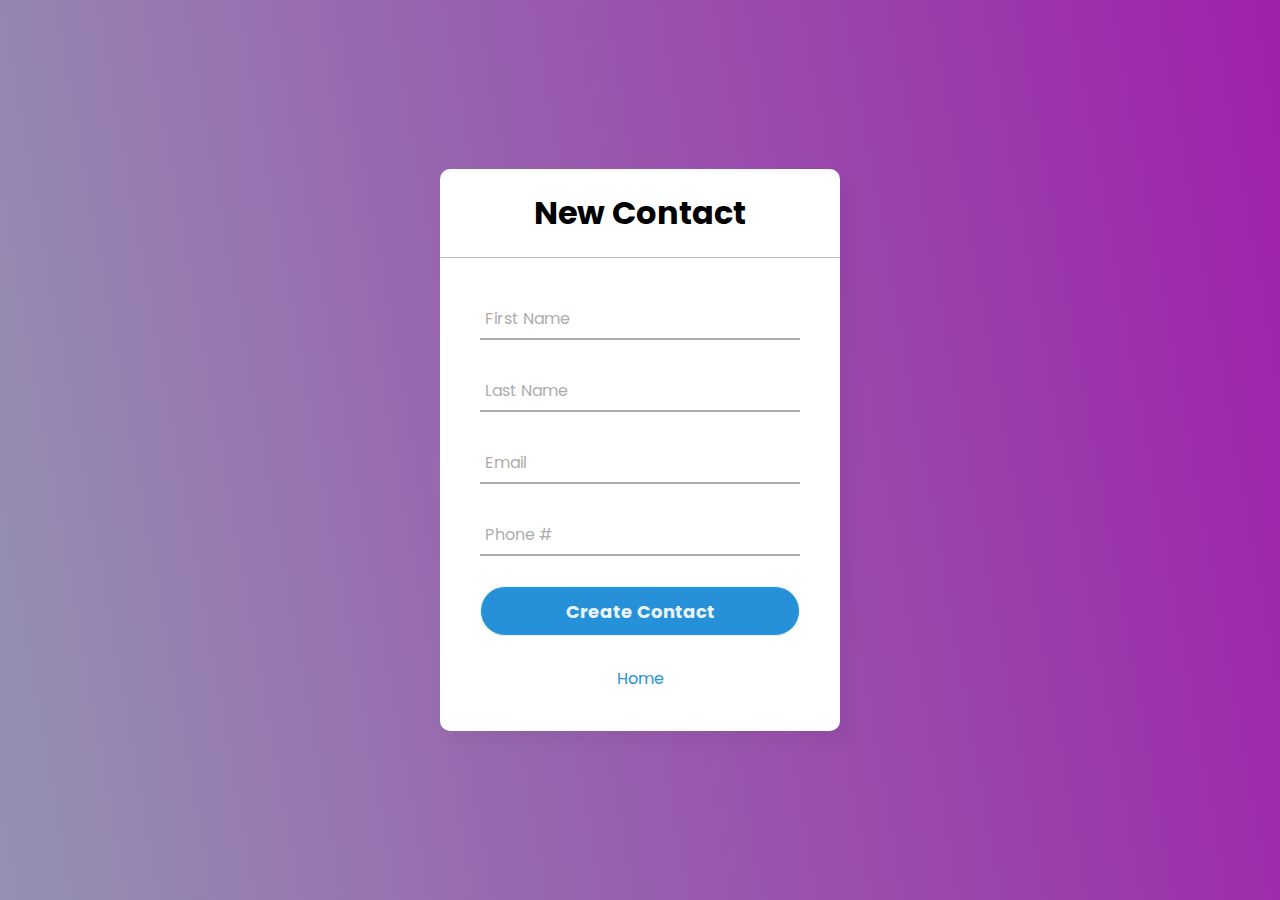
<file: addContact.html>
<!DOCTYPE html>
<html lang="en" dir="ltr">
    <head>
        <meta charset="utf-8">
        <input type="hidden" id="userName">
        <title>Add Contact!</title>
        <link rel="stylesheet" href="css/addContact.css">
    </head>
    <body>
        <div class="center">
            <h1>New Contact</h1>
            <form method="post">
            <div class="txt_field">
                <input id = "firstName" type="text" required>
                <span></span>
                <label>First Name</label>
            </div>
            <div class="txt_field">
                <input id = "lastName" type="text" required>
                <span></span>
                <label>Last Name</label>
            </div>
            <div class="txt_field">
                <input id = "email" type="text" required>
                <span></span>
                <label>Email</label>
            </div>
            <div class="txt_field">
                <input id = "phone" type="text" required>
                <span></span>
                <label>Phone #</label>
            </div>
                <input id="contactAddResult" type="submit" value="Create Contact" 
                        onclick="doAddContact()"> 
                <div class="login_link">
                    <a href="displayContacts.html">Home</a>
                </div>
            </form>
        </div>
    </body>
    <script
	src="https://code.jquery.com/jquery-3.2.1.slim.min.js"
	integrity="sha384-KJ3o2DKtIkvYIK3UENzmM7KCkRr/rE9/Qpg6aAZGJwFDMVNA/GpGFF93hXpG5KkN"
	crossorigin="anonymous"
	></script>
	<script
		src="https://cdn.jsdelivr.net/npm/popper.js@1.12.9/dist/umd/popper.min.js"
		integrity="sha384-ApNbgh9B+Y1QKtv3Rn7W3mgPxhU9K/ScQsAP7hUibX39j7fakFPskvXusvfa0b4Q"
		crossorigin="anonymous"
	></script>
	<script
		src="https://cdn.jsdelivr.net/npm/bootstrap@4.0.0/dist/js/bootstrap.min.js"
		integrity="sha384-JZR6Spejh4U02d8jOt6vLEHfe/JQGiRRSQQxSfFWpi1MquVdAyjUar5+76PVCmYl"
		crossorigin="anonymous"
	></script>
	<script src="js/code.js"></script>
</html>
</file>
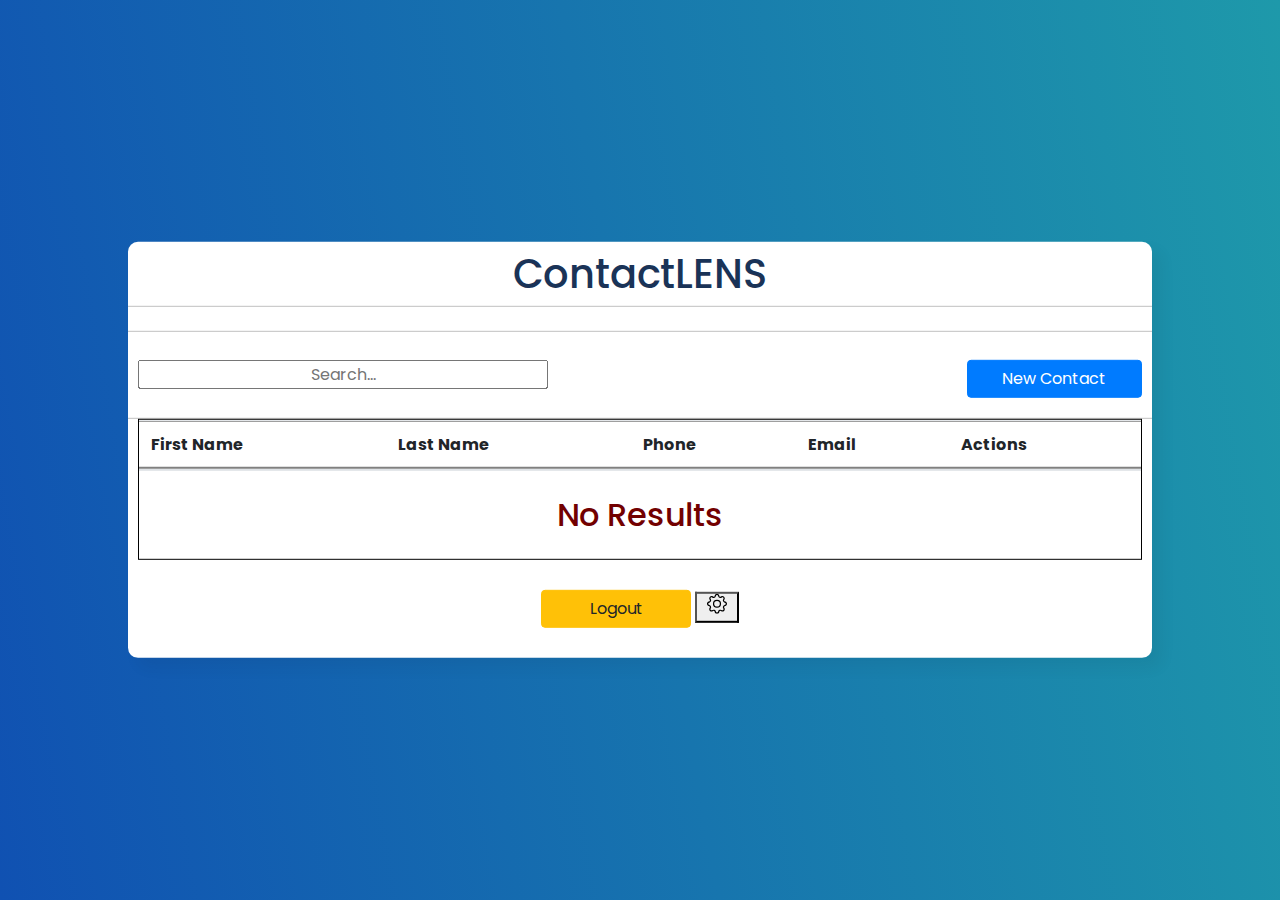
<file: displayContacts.html>
<!DOCTYPE html>
<html lang="en" dir="ltr">
	<head>
		<meta charset="utf-8" />
		<title>Search contacts</title>

		<link
			rel="stylesheet"
			href="https://cdn.jsdelivr.net/npm/bootstrap@4.0.0/dist/css/bootstrap.min.css"
			integrity="sha384-Gn5384xqQ1aoWXA+058RXPxPg6fy4IWvTNh0E263XmFcJlSAwiGgFAW/dAiS6JXm"
			crossorigin="anonymous"
		/>
		<link rel="stylesheet" href="css/displayContacts.css" />
	</head>
	<body onload="displayContacts()">
		<div id="pageContainer">
			<div class="center">
				<h1>ContactLENS</h1>
				<h3 id="userName"></h3>
				<div class="searchSection">
					<input
						id="search"
						type="text"
						placeholder="Search..."
						onkeyup="displayContacts()"
					/>
					<button
						id="addContactButton"
						class="btn btn-primary"
						type="button"
						onclick="window.location.href='addContact.html';"
					>
						New Contact
					</button>
				</div>
				<div id="tableCenter">
					<div id="table-wrapper">
						<div id="table-scroll">
							<table class="table">
								<thead>
									<tr>
										<th scope="col">First Name</th>
										<th scope="col">Last Name</th>
										<th scope="col">Phone</th>
										<th scope="col">Email</th>
										<th scope="col">Actions</th>
										<th scope="col" style="display: none">
											ID
										</th>
									</tr>
								</thead>
								<tbody></tbody>
							</table>
							<h2 id="noContactsMsg">No Results</h2>
						</div>
					</div>
				</div>

				<div id="linkContainer">
					<a
						class="btn btn-warning"
						id="homeLink"
						href="login.html"
						onclick="doLogout()"
					>
						<span class="glyphicon glyphicon-ok"></span>Logout</a
					>
                    <button id="accSettingsBtn" onclick="showModal()">
                        <svg xmlns="http://www.w3.org/2000/svg" width="40" height="20" fill="currentColor" class="bi bi-gear" viewBox="0 0 16 16">
                            <path d="M8 4.754a3.246 3.246 0 1 0 0 6.492 3.246 3.246 0 0 0 0-6.492zM5.754 8a2.246 2.246 0 1 1 4.492 0 2.246 2.246 0 0 1-4.492 0z"/>
                            <path d="M9.796 1.343c-.527-1.79-3.065-1.79-3.592 0l-.094.319a.873.873 0 0 1-1.255.52l-.292-.16c-1.64-.892-3.433.902-2.54 2.541l.159.292a.873.873 0 0 1-.52 1.255l-.319.094c-1.79.527-1.79 3.065 0 3.592l.319.094a.873.873 0 0 1 .52 1.255l-.16.292c-.892 1.64.901 3.434 2.541 2.54l.292-.159a.873.873 0 0 1 1.255.52l.094.319c.527 1.79 3.065 1.79 3.592 0l.094-.319a.873.873 0 0 1 1.255-.52l.292.16c1.64.893 3.434-.902 2.54-2.541l-.159-.292a.873.873 0 0 1 .52-1.255l.319-.094c1.79-.527 1.79-3.065 0-3.592l-.319-.094a.873.873 0 0 1-.52-1.255l.16-.292c.893-1.64-.902-3.433-2.541-2.54l-.292.159a.873.873 0 0 1-1.255-.52l-.094-.319zm-2.633.283c.246-.835 1.428-.835 1.674 0l.094.319a1.873 1.873 0 0 0 2.693 1.115l.291-.16c.764-.415 1.6.42 1.184 1.185l-.159.292a1.873 1.873 0 0 0 1.116 2.692l.318.094c.835.246.835 1.428 0 1.674l-.319.094a1.873 1.873 0 0 0-1.115 2.693l.16.291c.415.764-.42 1.6-1.185 1.184l-.291-.159a1.873 1.873 0 0 0-2.693 1.116l-.094.318c-.246.835-1.428.835-1.674 0l-.094-.319a1.873 1.873 0 0 0-2.692-1.115l-.292.16c-.764.415-1.6-.42-1.184-1.185l.159-.291A1.873 1.873 0 0 0 1.945 8.93l-.319-.094c-.835-.246-.835-1.428 0-1.674l.319-.094A1.873 1.873 0 0 0 3.06 4.377l-.16-.292c-.415-.764.42-1.6 1.185-1.184l.292.159a1.873 1.873 0 0 0 2.692-1.115l.094-.319z"/>
                        </svg>             
                    </button>
                        <div id="accModal" class="modal">
                            <div class="modal-content">
                                <span class="close" onclick="hideModal()">&times;</span>
                                <button id="updateAcc" onclick="location.href='updateAcc.html';" class="modalButton">Edit Account Info</button>
                                <button id ="deleteAcc" class="modalButton" onclick="doDeleteUser()">Delete Account</button>
                            </div>
                        </div>
				</div>
			</div>

			<div id="dummy-for-copying">
				<div id="action-btn-container">
					<button
						type="button"
						class="btn btn-primary actionbtn editbtn"
					>
						<svg
							width="24"
							height="24"
							xmlns="http://www.w3.org/2000/svg"
							fill-rule="evenodd"
							clip-rule="evenodd"
						>
							<path
								d="M8.071 21.586l-7.071 1.414 1.414-7.071 14.929-14.929 5.657 5.657-14.929 14.929zm-.493-.921l-4.243-4.243-1.06 5.303 5.303-1.06zm9.765-18.251l-13.3 13.301 4.242 4.242 13.301-13.3-4.243-4.243z"
							/>
						</svg>
					</button>
					<button
						type="button"
						class="btn btn-danger actionbtn deletebtn"
					>
						<svg
							xmlns="http://www.w3.org/2000/svg"
							width="24"
							height="24"
							viewBox="0 0 24 24"
						>
							<path
								d="M3 6v18h18v-18h-18zm5 14c0 .552-.448 1-1 1s-1-.448-1-1v-10c0-.552.448-1 1-1s1 .448 1 1v10zm5 0c0 .552-.448 1-1 1s-1-.448-1-1v-10c0-.552.448-1 1-1s1 .448 1 1v10zm5 0c0 .552-.448 1-1 1s-1-.448-1-1v-10c0-.552.448-1 1-1s1 .448 1 1v10zm4-18v2h-20v-2h5.711c.9 0 1.631-1.099 1.631-2h5.315c0 .901.73 2 1.631 2h5.712z"
							/>
						</svg>
					</button>
					<button
						type="button"
						class="btn btn-success actionbtn savebtn"
					>
						<svg
							xmlns="http://www.w3.org/2000/svg"
							width="24"
							height="24"
							viewBox="0 0 24 24"
						>
							<path
								d="M9 22l-10-10.598 2.798-2.859 7.149 7.473 13.144-14.016 2.909 2.806z"
								fill="white"
							/>
						</svg>
					</button>
				</div>
			</div>
		</div>
	</body>

	<script
		src="https://code.jquery.com/jquery-3.2.1.slim.min.js"
		integrity="sha384-KJ3o2DKtIkvYIK3UENzmM7KCkRr/rE9/Qpg6aAZGJwFDMVNA/GpGFF93hXpG5KkN"
		crossorigin="anonymous"
	></script>
	<script
		src="https://cdn.jsdelivr.net/npm/popper.js@1.12.9/dist/umd/popper.min.js"
		integrity="sha384-ApNbgh9B+Y1QKtv3Rn7W3mgPxhU9K/ScQsAP7hUibX39j7fakFPskvXusvfa0b4Q"
		crossorigin="anonymous"
	></script>
	<script
		src="https://cdn.jsdelivr.net/npm/bootstrap@4.0.0/dist/js/bootstrap.min.js"
		integrity="sha384-JZR6Spejh4U02d8jOt6vLEHfe/JQGiRRSQQxSfFWpi1MquVdAyjUar5+76PVCmYl"
		crossorigin="anonymous"
	></script>
	<script src="js/code.js"></script>
</html>
</file>
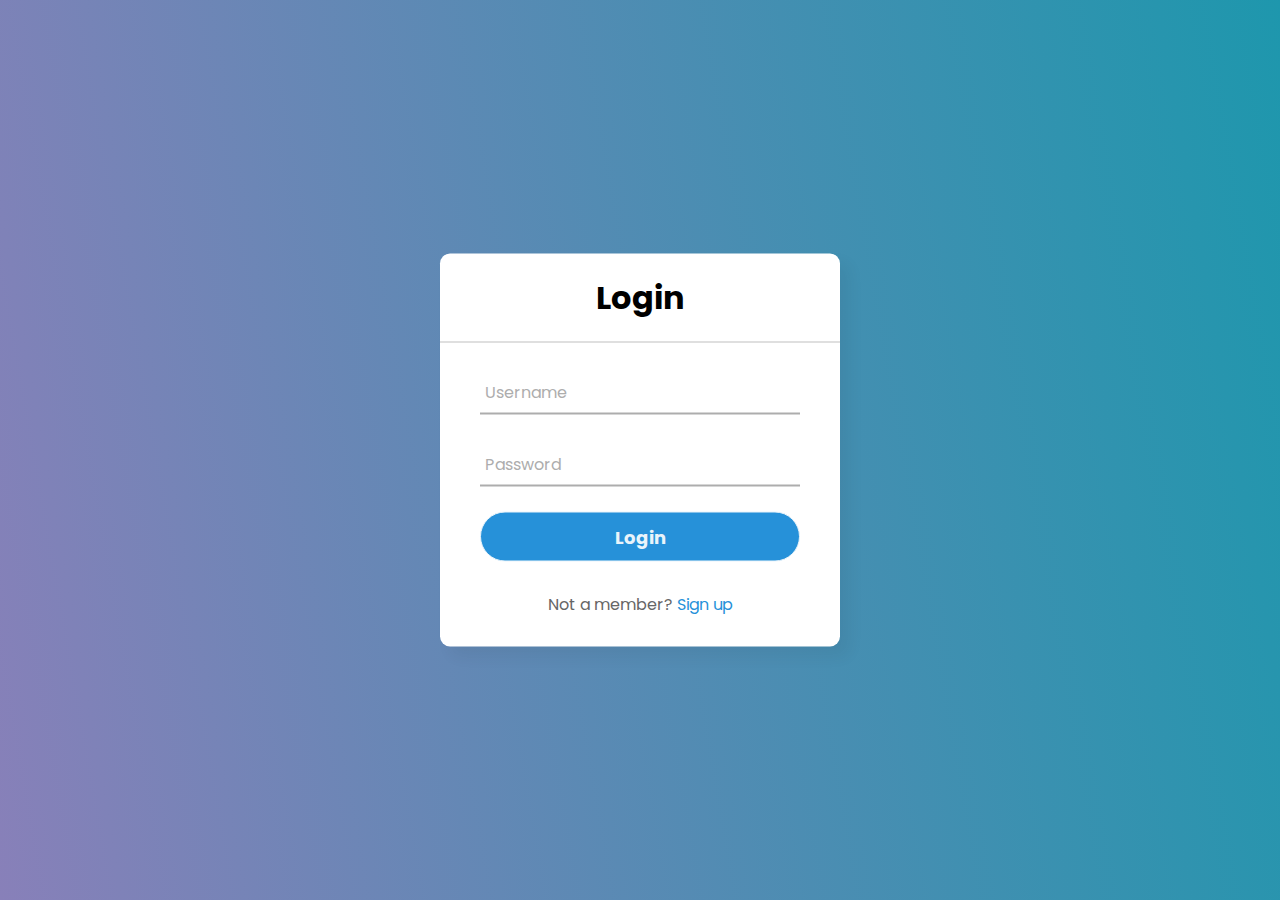
<file: login.html>
<!DOCTYPE html>
<html lang="en" dir="ltr">
	<head>
		<meta charset="utf-8" />
		<title>Welcome back!</title>
		<link rel="stylesheet" href="css/login.css" />
	</head>
	<body>
		<div class="center">
			<h1>Login</h1>
			<form id="loginForm" method="post">
				<div class="txt_field">
					<input id="loginName" type="text" required />
					<span></span>
					<label>Username</label>
				</div>
				<div class="txt_field">
					<input id="loginPassword" type="password" required />
					<span></span>
					<label>Password</label>
				</div>
				<div id="loginMessage" class="pass"></div>
				<input
					id="loginResult"
					type="submit"
					value="Login"
					onclick="doLogin(event)"
				/>
				<div class="signup_link">
					Not a member? <a href="signup.html">Sign up</a>
				</div>
			</form>
		</div>
	</body>

	<script
		src="https://code.jquery.com/jquery-3.2.1.slim.min.js"
		integrity="sha384-KJ3o2DKtIkvYIK3UENzmM7KCkRr/rE9/Qpg6aAZGJwFDMVNA/GpGFF93hXpG5KkN"
		crossorigin="anonymous"
	></script>
	<script
		src="https://cdn.jsdelivr.net/npm/popper.js@1.12.9/dist/umd/popper.min.js"
		integrity="sha384-ApNbgh9B+Y1QKtv3Rn7W3mgPxhU9K/ScQsAP7hUibX39j7fakFPskvXusvfa0b4Q"
		crossorigin="anonymous"
	></script>
	<script
		src="https://cdn.jsdelivr.net/npm/bootstrap@4.0.0/dist/js/bootstrap.min.js"
		integrity="sha384-JZR6Spejh4U02d8jOt6vLEHfe/JQGiRRSQQxSfFWpi1MquVdAyjUar5+76PVCmYl"
		crossorigin="anonymous"
	></script>
	<script src="js/code.js"></script>
</html>
</file>
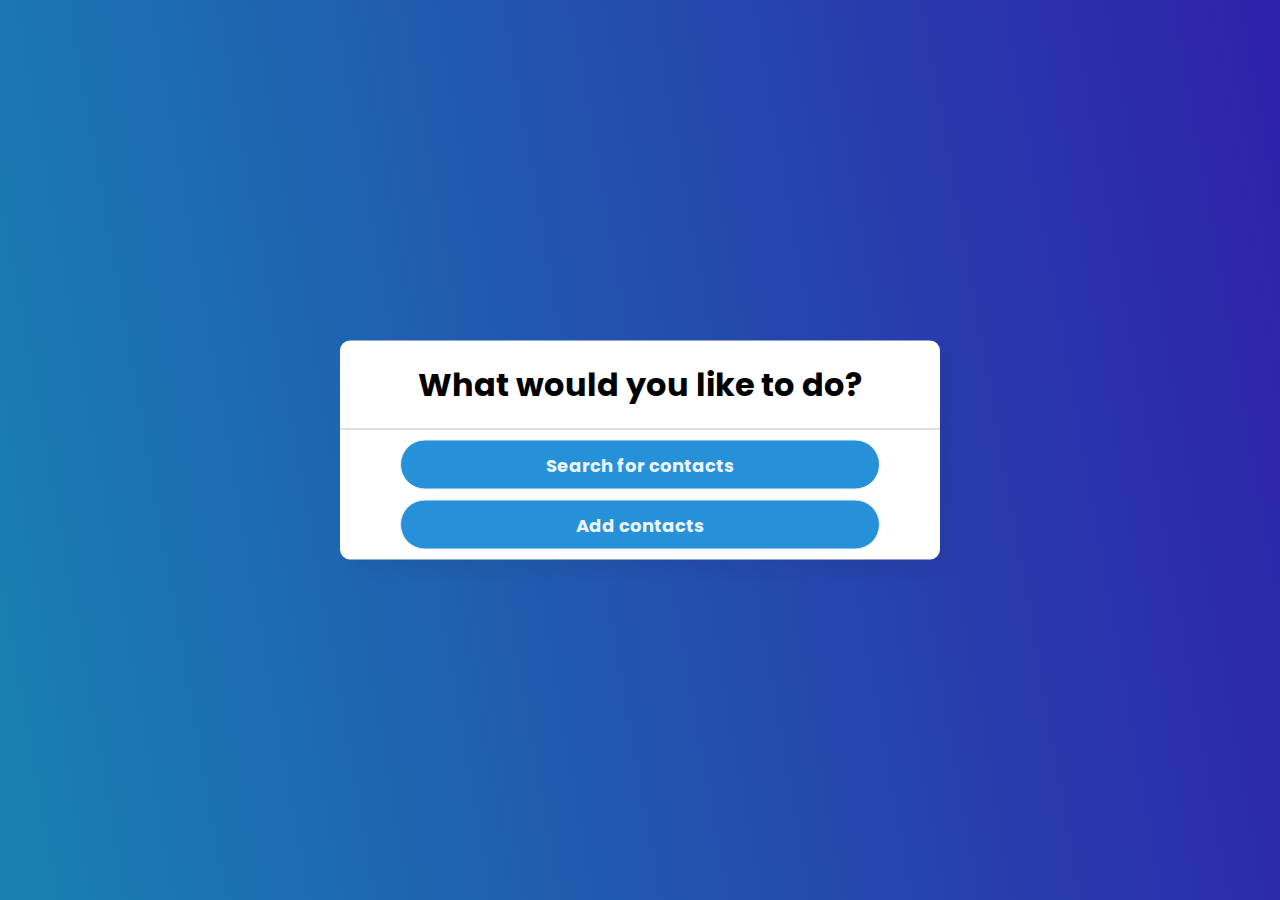
<file: mainPage.html>
<!DOCTYPE html>
<html lang="en" dir="ltr">
    <head>
        <meta charset="utf-8">
        <title>Welcome Back!</title>
        <link rel="stylesheet" href="css/mainPage.css">
    </head>
    <body>
        <div class="center">
            <h1>What would you like to do?</h1>
            <button onclick="window.location.href='displayContacts.html';">Search for contacts</button>
            <button onclick="window.location.href='addContact.html';">Add contacts</button>
        </div>
    </body>

</html>
</file>
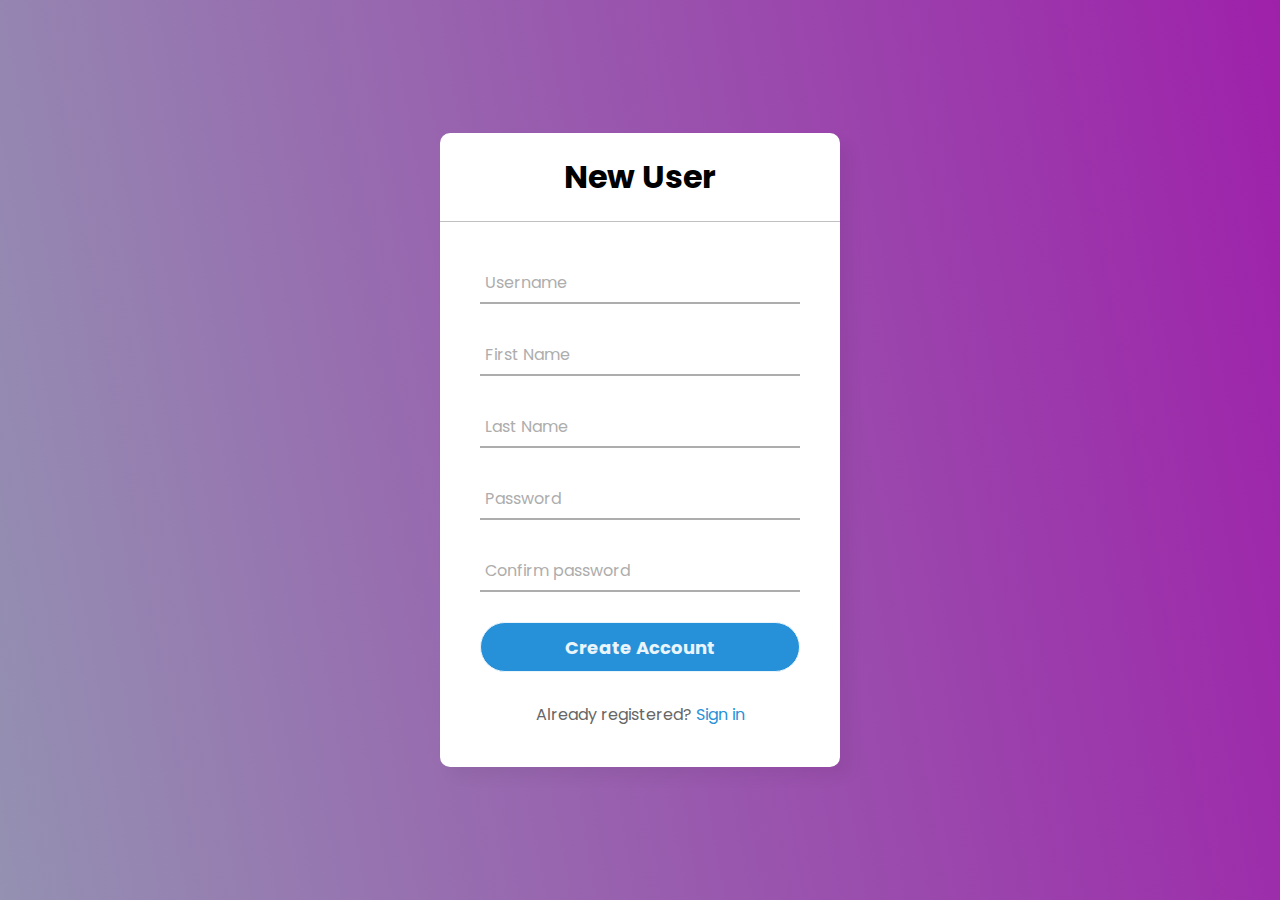
<file: signup.html>
<!DOCTYPE html>
<html lang="en" dir="ltr">
	<head>
		<meta charset="utf-8" />
		<title>Welcome!</title>
		<link rel="stylesheet" href="css/signup.css" />
	</head>
	<body>
		<div class="center">
			<h1>New User</h1>
			<form id="registerForm" method="post">
				<div class="txt_field">
					<input id="loginName" type="text" required />
					<span></span>
					<label>Username</label>
				</div>
				<div class="txt_field">
					<input id="firstName" type="text" required />
					<span></span>
					<label>First Name</label>
				</div>
				<div class="txt_field">
					<input id="lastName" type="text" required />
					<span></span>
					<label>Last Name</label>
				</div>

				<div class="txt_field">
					<input id="loginPassword1" type="password" required />
					<span></span>
					<label>Password</label>
				</div>
				<div class="txt_field">
					<input id="loginPassword2" type="password" required />
					<span></span>
					<label>Confirm password</label>
				</div>
				<input
					id="registerResult"
					type="button"
					value="Create Account"
					onclick="doRegister(event)"
				/>
				<div class="login_link">
					Already registered? <a href="login.html">Sign in</a>
				</div>
			</form>
		</div>
	</body>
	<script
	src="https://code.jquery.com/jquery-3.2.1.slim.min.js"
	integrity="sha384-KJ3o2DKtIkvYIK3UENzmM7KCkRr/rE9/Qpg6aAZGJwFDMVNA/GpGFF93hXpG5KkN"
	crossorigin="anonymous"
	></script>
	<script
		src="https://cdn.jsdelivr.net/npm/popper.js@1.12.9/dist/umd/popper.min.js"
		integrity="sha384-ApNbgh9B+Y1QKtv3Rn7W3mgPxhU9K/ScQsAP7hUibX39j7fakFPskvXusvfa0b4Q"
		crossorigin="anonymous"
	></script>
	<script
		src="https://cdn.jsdelivr.net/npm/bootstrap@4.0.0/dist/js/bootstrap.min.js"
		integrity="sha384-JZR6Spejh4U02d8jOt6vLEHfe/JQGiRRSQQxSfFWpi1MquVdAyjUar5+76PVCmYl"
		crossorigin="anonymous"
	></script>
	<script src="js/code.js"></script>
</html>
</file>
<file: css/addContact.css>
@import url('https://fonts.googleapis.com/css2?family=Noto+Sans:wght@700&family=Poppins:wght@400;500;600&display=swap');
*{
  margin: 0;
  padding: 0;
  box-sizing: border-box;
  font-family: "Poppins", sans-serif;
}
body{
  margin: 0;
  padding: 0;
  background: linear-gradient(80deg,#9491b2, #9e21aa);
  height: 100vh;
  overflow: hidden;
}
.center{
  position: absolute;
  top: 50%;
  left: 50%;
  transform: translate(-50%, -50%);
  width: 400px;
  background: white;
  border-radius: 10px;
  box-shadow: 10px 10px 15px rgba(0,0,0,0.05);
}
.center h1{
  text-align: center;
  padding: 20px 0;
  border-bottom: 1px solid silver;
}
.center form{
  padding: 10px 40px;
  box-sizing: border-box;
}
form .txt_field{
  position: relative;
  border-bottom: 2px solid #adadad;
  margin: 30px 0;
}
.txt_field input{
  width: 100%;
  padding: 0 5px;
  height: 40px;
  font-size: 16px;
  border: none;
  background: none;
  outline: none;
}
.txt_field label{
  position: absolute;
  top: 50%;
  left: 5px;
  color: #adadad;
  transform: translateY(-50%);
  font-size: 16px;
  pointer-events: none;
  transition: .5s;
}
.txt_field span::before{
  content: '';
  position: absolute;
  top: 40px;
  left: 0;
  width: 0%;
  height: 2px;
  background: #2691d9;
  transition: .5s;
}
.txt_field input:focus ~ label,
.txt_field input:valid ~ label{
  top: -5px;
  color: #2691d9;
}
.txt_field input:focus ~ span::before,
.txt_field input:valid ~ span::before{
  width: 100%;
}
input[type="submit"]{
  width: 100%;
  height: 50px;
  border: 1px solid;
  background: #2691d9;
  border-radius: 25px;
  font-size: 18px;
  color: #e9f4fb;
  font-weight: 700;
  cursor: pointer;
  outline: none;
}
input[type="submit"]:hover{
  border-color: #2691d9;
  transition: .5s;
}
.login_link{
  margin: 30px 0;
  text-align: center;
  font-size: 16px;
  color: #666666;
}
.login_link a{
  color: #2691d9;
  text-decoration: none;
}
.login_link a:hover{
  text-decoration: underline;
}
</file>
<file: css/displayContacts.css>
@import url("https://fonts.googleapis.com/css2?family=Noto+Sans:wght@700&family=Poppins:wght@400;500;600&display=swap");
* {
	margin: 0;
	padding: 0;
	box-sizing: border-box;
	font-family: "Poppins", sans-serif;
}
body {
	margin: 0;
	padding: 0;
	background: linear-gradient(80deg, #1051b2, #1e99aa);
	height: 100vh;
}

#pageContainer {
	overflow: auto;
	width: 100vw;
	height: 100vh;
}

.center {
	position: absolute;
	top: 50%;
	left: 50%;
	transform: translate(-50%, -50%);
	width: 80%;
	background: white;
	border-radius: 10px;
	box-shadow: 10px 10px 15px rgba(0, 0, 0, 0.05);
}

.center h1 {
	text-align: center;
	color: #1a3357;
	padding: 8px 0;
	border-bottom: 1px solid silver;
}

.center h3 {
	text-align: center;
	color: #2691d9;
	padding: 8px 0;
	border-bottom: 1px solid silver;
}

.searchSection {
	width: 100%;
	padding: 20px 0;
	border-bottom: 1px solid silver;
	display: flex;
	justify-content: space-between;
}

#search {
	width: 40%;
	margin-left: 1%;
}

#addContactButton {
	width: 175px;
	margin-right: 1%;
}

#noContactsMsg {
	display: none;
}

#linkContainer {
	width: 100%;
	text-align: center;
	margin-bottom: 30px;
	margin-top: 30px;
}

#homeLink {
	width: 150px;
}

.modal{
    display: none; /*hides by default*/
    position: fixed;
    z-index: 9999; /*sit on top*/
    left: 0;
    top: 0;
    width: 100%;
    height: 100%;
    overflow: auto; /*allows to scroll*/
    background-color: rgb(0,0,0);
    background-color: rgba(0,0,0,0.4);
}

.modal-content{
    background-color: #fefefe;
    margin: 15% auto;
    padding: 20px;
    border: 1px solid #888;
    width: 80%;
}

.modalButton{
    width: 50%;
    height: 50px;
    margin: 0 auto;
  border: 1px solid;
  background: #2691d9;
  border-radius: 25px;
    
  font-size: 18px;
  color: #e9f4fb;
  font-weight: 700;
  cursor: pointer;
  outline: none;
}

.modalButton:hover{
  border-color: #2691d9;
  transition: .5s;
}

.close{
    color: #aaa;
    float: right;
    font-size: 28px;
    font-weight: bold;
}

.close:hover,

.close:focus {
    color: black;
    text-decoration: none;
    cursor: pointer;
}

#noContactsMsg {
	color: rgb(114, 0, 0);
	width: 100%;
	text-align: center;
	margin-top: 25px;
	margin-bottom: 25px;
}

table {
	width: 100%;
	border-collapse: collapse;
}

#table-center {
	width: 100%;
}

#table-wrapper {
	overflow: auto;
	max-height: 300px;
	width: 98%;
	margin: auto;
	border: 1px solid black;
}

thead > tr > th {
	position: sticky;
	top: 0;
	background: white;
}

table thead th {
	position: -webkit-sticky;
	position: sticky;
	top: 0;
	z-index: 2;
	box-shadow: inset 0 1px 0 gray, inset 0 -2px 0 gray;
}

tbody > tr > td {
	width: 22.5%;
}

tbody > tr > td:nth-child(5) {
	width: 10%;
}

input {
	width: 100%;
	height: 100%;
	text-align: center;
}

.table td {
	padding: 5px;
}

#action-btn-container {
	width: 100%;
	display: flex;
	justify-content: center;
}

.actionbtn {
	width: 25px;
	height: 25px;
	padding: 0px;
	margin-left: 1px;
	margin-right: 1px;
}

.actionbtn svg {
	fill: white;
	width: 90%;
	height: 90%;
	margin: auto;
}

.savebtn {
	display: none;
}

#dummy-for-copying {
	display: none;
}
</file>
<file: css/login.css>
@import url('https://fonts.googleapis.com/css2?family=Noto+Sans:wght@700&family=Poppins:wght@400;500;600&display=swap');
*{
  margin: 0;
  padding: 0;
  box-sizing: border-box;
  font-family: "Poppins", sans-serif;
}
body{
  margin: 0;
  padding: 0;
  background: linear-gradient(80deg,#8880b9, #1e97ad);
  height: 100vh;
  overflow: hidden;
}
.center{
  position: absolute;
  top: 50%;
  left: 50%;
  transform: translate(-50%, -50%);
  width: 400px;
  background: white;
  border-radius: 10px;
  box-shadow: 10px 10px 15px rgba(0,0,0,0.05);
}
.center h1{
  text-align: center;
  padding: 20px 0;
  border-bottom: 1px solid silver;
}
.center form{
  padding: 0 40px;
  box-sizing: border-box;
}
form .txt_field{
  position: relative;
  border-bottom: 2px solid #adadad;
  margin: 30px 0;
}
.txt_field input{
  width: 100%;
  padding: 0 5px;
  height: 40px;
  font-size: 16px;
  border: none;
  background: none;
  outline: none;
}
.txt_field label{
  position: absolute;
  top: 50%;
  left: 5px;
  color: #adadad;
  transform: translateY(-50%);
  font-size: 16px;
  pointer-events: none;
  transition: .5s;
}
.txt_field span::before{
  content: '';
  position: absolute;
  top: 40px;
  left: 0;
  width: 0%;
  height: 2px;
  background: #2691d9;
  transition: .5s;
}
.txt_field input:focus ~ label,
.txt_field input:valid ~ label{
  top: -5px;
  color: #2691d9;
}
.txt_field input:focus ~ span::before,
.txt_field input:valid ~ span::before{
  width: 100%;
}
.pass{
  margin: -5px 0 20px 5px;
  color: #b60303;
  cursor: pointer;
}
.pass:hover{
  text-decoration: underline;
}
input[type="submit"]{
  width: 100%;
  height: 50px;
  border: 1px solid;
  background: #2691d9;
  border-radius: 25px;
  font-size: 18px;
  color: #e9f4fb;
  font-weight: 700;
  cursor: pointer;
  outline: none;
}
input[type="submit"]:hover{
  border-color: #2691d9;
  transition: .5s;
}
.signup_link{
  margin: 30px 0;
  text-align: center;
  font-size: 16px;
  color: #666666;
}
.signup_link a{
  color: #2691d9;
  text-decoration: none;
}
.signup_link a:hover{
  text-decoration: underline;
}
</file>
<file: css/mainPage.css>
@import url('https://fonts.googleapis.com/css2?family=Noto+Sans:wght@700&family=Poppins:wght@400;500;600&display=swap');
*{
  margin: 0;
  padding: 0;
  box-sizing: border-box;
  font-family: "Poppins", sans-serif;
}
body{
  margin: 0;
  padding: 0;
  background: linear-gradient(80deg,#1881b2, #2e21aa);
  height: 100vh;
  overflow: hidden;
}
.center{
  position: absolute;
  top: 50%;
  left: 50%;
  transform: translate(-50%, -50%);
  width: 600px;
  background: white;
  border-radius: 10px;
  box-shadow: 10px 10px 15px rgba(0,0,0,0.05);
}
.center h1{
  text-align: center;
  padding: 20px 0;
  border-bottom: 1px solid silver;
}
.center form{
  padding: 10px 40px;
  box-sizing: border-box;
}

.center button{
  width: 80%;
  height: 50px;
    margin: 0 auto;
    display: block;
  border: 1px solid;
  background: #2691d9;
  border-radius: 25px;
  font-size: 18px;
    margin-top: 10px;
    margin-bottom: 10px;
  color: #e9f4fb;
  font-weight: 700;
  cursor: pointer;
  outline: none;
}
.center button:hover{
  border-color: #2691d9;
  transition: .5s;
}
</file>
<file: css/signup.css>
@import url('https://fonts.googleapis.com/css2?family=Noto+Sans:wght@700&family=Poppins:wght@400;500;600&display=swap');
*{
  margin: 0;
  padding: 0;
  box-sizing: border-box;
  font-family: "Poppins", sans-serif;
}
body{
  margin: 0;
  padding: 0;
  background: linear-gradient(80deg,#9491b2, #9e21aa);
  height: 100vh;
  overflow: hidden;
}
.center{
  position: absolute;
  top: 50%;
  left: 50%;
  transform: translate(-50%, -50%);
  width: 400px;
  background: white;
  border-radius: 10px;
  box-shadow: 10px 10px 15px rgba(0,0,0,0.05);
}
.center h1{
  text-align: center;
  padding: 20px 0;
  border-bottom: 1px solid silver;
}
.center form{
  padding: 10px 40px;
  box-sizing: border-box;
}
form .txt_field{
  position: relative;
  border-bottom: 2px solid #adadad;
  margin: 30px 0;
}
.txt_field input{
  width: 100%;
  padding: 0 5px;
  height: 40px;
  font-size: 16px;
  border: none;
  background: none;
  outline: none;
}
.txt_field label{
  position: absolute;
  top: 50%;
  left: 5px;
  color: #adadad;
  transform: translateY(-50%);
  font-size: 16px;
  pointer-events: none;
  transition: .5s;
}
.txt_field span::before{
  content: '';
  position: absolute;
  top: 40px;
  left: 0;
  width: 0%;
  height: 2px;
  background: #2691d9;
  transition: .5s;
}
.txt_field input:focus ~ label,
.txt_field input:valid ~ label{
  top: -5px;
  color: #2691d9;
}
.txt_field input:focus ~ span::before,
.txt_field input:valid ~ span::before{
  width: 100%;
}
input[type="button"]{
  width: 100%;
  height: 50px;
  border: 1px solid;
  background: #2691d9;
  border-radius: 25px;
  font-size: 18px;
  color: #e9f4fb;
  font-weight: 700;
  cursor: pointer;
  outline: none;
}
input[type="button"]:hover{
  border-color: #2691d9;
  transition: .5s;
}
.login_link{
  margin: 30px 0;
  text-align: center;
  font-size: 16px;
  color: #666666;
}
.login_link a{
  color: #2691d9;
  text-decoration: none;
}
.login_link a:hover{
  text-decoration: underline;
}
</file>
